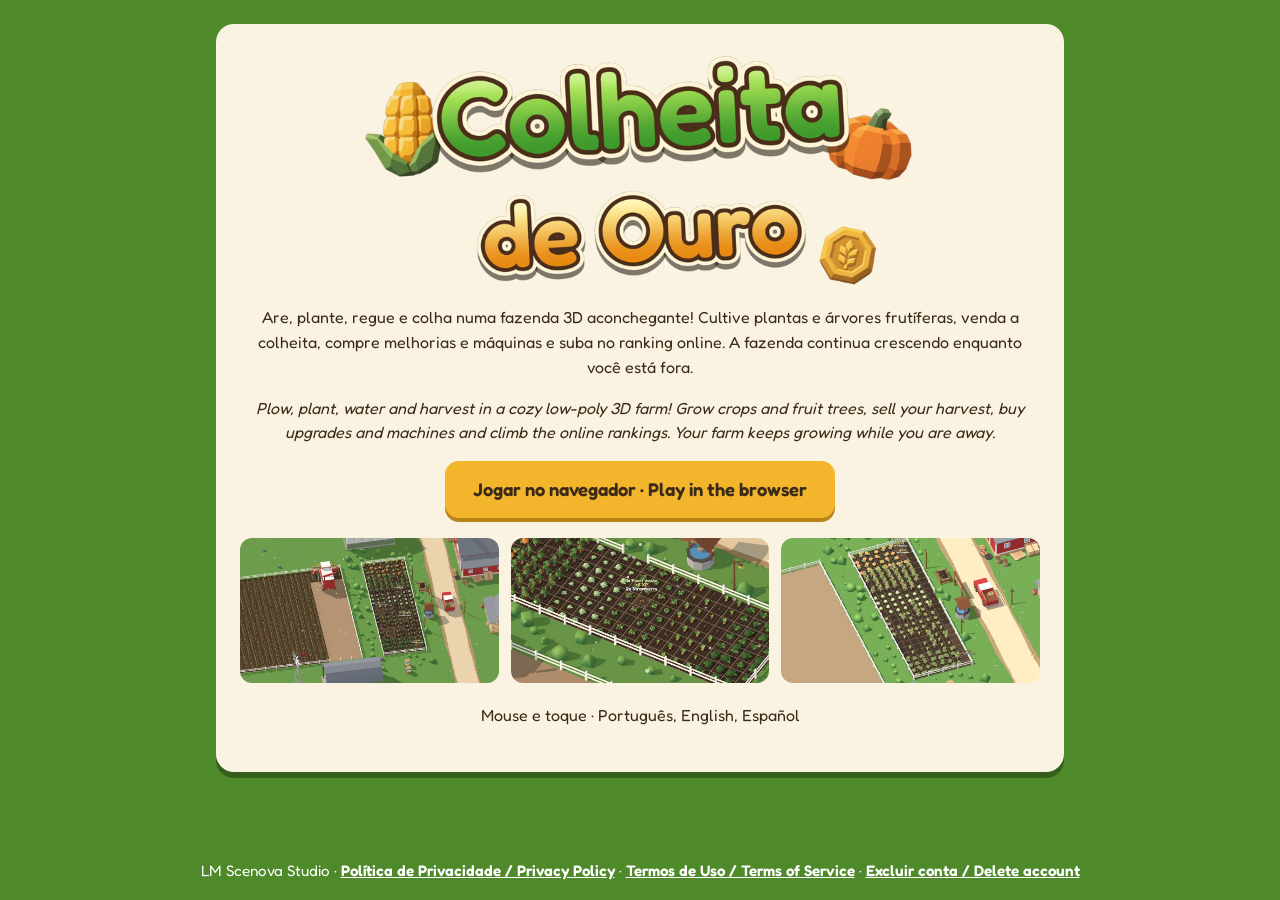
<file: index.html>
<!doctype html>
<html lang="pt-BR">
<head>
	<meta charset="utf-8">
	<meta name="viewport" content="width=device-width, initial-scale=1">
	<title>Colheita de Ouro</title>
	<meta name="description" content="Colheita de Ouro: jogo de fazenda 3D aconchegante. Are, plante, regue e colha. Cozy 3D farming game.">
	<link rel="icon" href="img/icone.png">
	<link rel="preconnect" href="https://fonts.googleapis.com">
	<link href="https://fonts.googleapis.com/css2?family=Fredoka:wght@400;600&display=swap" rel="stylesheet">
	<link rel="stylesheet" href="estilo.css">
</head>
<body>
<main>
	<div class="cartao centro">
		<img class="logo" src="img/logo.png" alt="Colheita de Ouro">
		<p>Are, plante, regue e colha numa fazenda 3D aconchegante! Cultive plantas e árvores frutíferas, venda a colheita, compre melhorias e máquinas e suba no ranking online. A fazenda continua crescendo enquanto você está fora.</p>
		<p><em>Plow, plant, water and harvest in a cozy low-poly 3D farm! Grow crops and fruit trees, sell your harvest, buy upgrades and machines and climb the online rankings. Your farm keeps growing while you are away.</em></p>
		<p><a class="botao" href="https://lmscenovastudio.itch.io/colheita-de-ouro">Jogar no navegador · Play in the browser</a></p>
		<div class="fotos">
			<img src="img/foto_1.jpg" alt="Fazenda com plantações">
			<img src="img/foto_2.jpg" alt="Plantas crescendo">
			<img src="img/foto_4.jpg" alt="Vista da fazenda">
		</div>
		<p>Mouse e toque · Português, English, Español</p>
	</div>
</main>
<footer>
	<p>LM Scenova Studio · <a href="privacidade.html">Política de Privacidade / Privacy Policy</a> · <a href="termos.html">Termos de Uso / Terms of Service</a> · <a href="excluir-conta.html">Excluir conta / Delete account</a></p>
</footer>
</body>
</html>
</file>
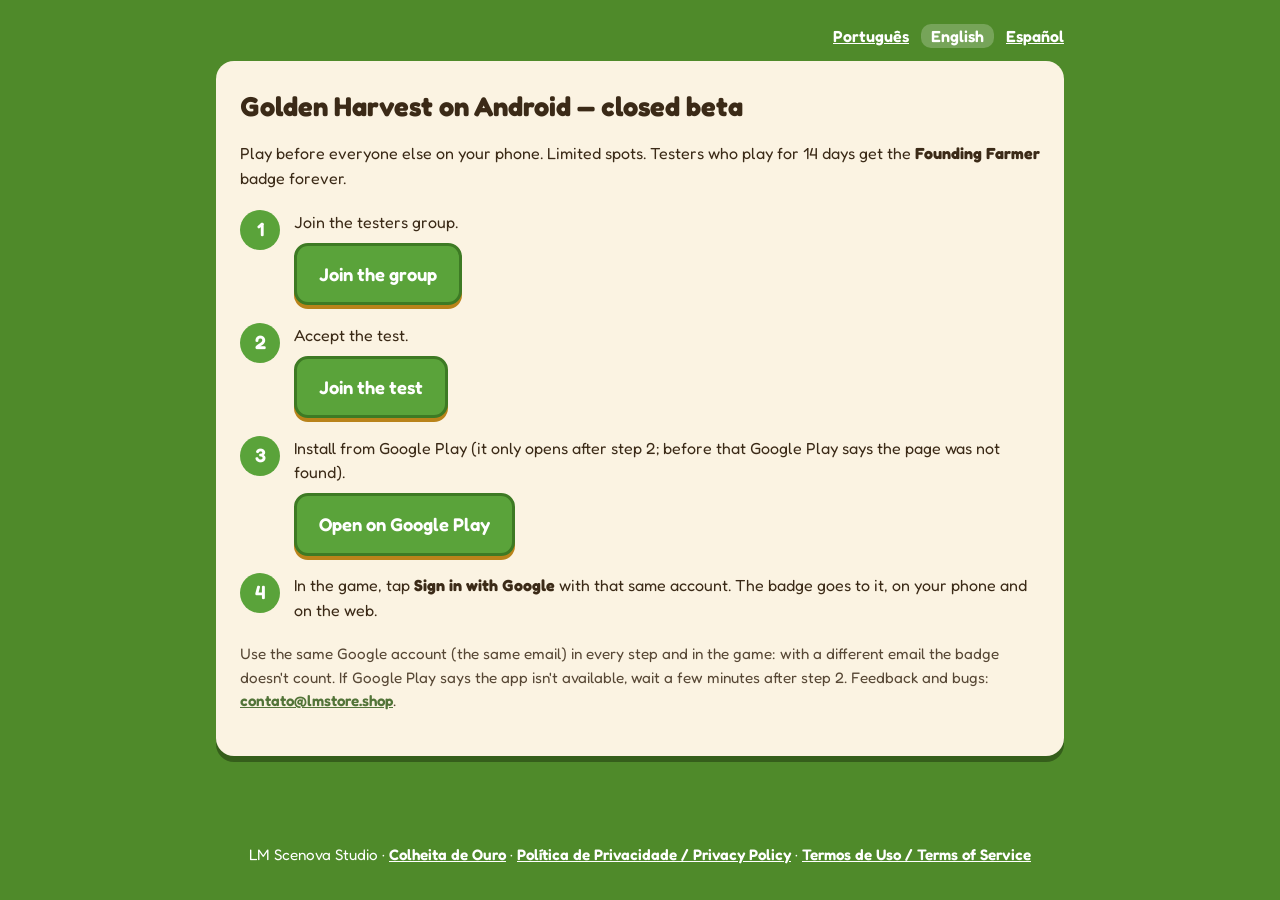
<file: beta.html>
<!doctype html>
<html lang="pt-BR">
<head>
	<meta charset="utf-8">
	<meta name="viewport" content="width=device-width, initial-scale=1">
	<title>Beta no Android · Colheita de Ouro</title>
	<link rel="icon" href="img/icone.png">
	<link rel="preconnect" href="https://fonts.googleapis.com">
	<link href="https://fonts.googleapis.com/css2?family=Fredoka:wght@400;600&display=swap" rel="stylesheet">
	<link rel="stylesheet" href="estilo.css">
	<style>
		.passos { list-style: none; padding: 0; margin: 1.2em 0; counter-reset: passo; }
		.passos li { counter-increment: passo; display: flex; gap: 14px; align-items: flex-start; margin: 0 0 1.1em; }
		.passos li::before { content: counter(passo); flex: none; width: 40px; height: 40px; border-radius: 50%; background: #5aa33a; color: #fff; font-weight: 600; display: flex; align-items: center; justify-content: center; font-size: 1.2em; }
		.botao { display: inline-block; margin-top: 8px; padding: 14px 22px; min-height: 48px; border-radius: 14px; background: #5aa33a; border: 3px solid #3d7a24; color: #fff !important; font-weight: 600; text-decoration: none; }
		.botao:hover { background: #6db33f; }
		.dica { font-size: .95em; opacity: .85; }
		/* Um idioma por vez: só o cartão "ativo" aparece (sem JavaScript fica o português). */
		.cartao[lang] { display: none; }
		.cartao[lang].ativo { display: block; }
		.idiomas a.atual { text-decoration: none; background: rgba(255, 255, 255, .22); border-radius: 10px; padding: 2px 10px; }
	</style>
</head>
<body>
<main>
	<div class="idiomas"><a href="?idioma=pt" data-idioma="pt">Português</a><a href="?idioma=en" data-idioma="en">English</a><a href="?idioma=es" data-idioma="es">Español</a></div>
	<div class="cartao ativo" id="pt" lang="pt-BR" data-titulo="Beta no Android · Colheita de Ouro">
		<h1>Colheita de Ouro no Android — beta fechado</h1>
		<p>Jogue antes de todo mundo no celular. Vagas limitadas. Quem testar por 14 dias ganha o selo <strong>Fazendeiro Fundador</strong> para sempre.</p>
		<ol class="passos">
			<li><div>Entre no grupo de testadores.<br><a class="botao" href="https://groups.google.com/g/colheita-de-ouro-testadores" target="_blank" rel="noopener">Entrar no grupo</a></div></li>
			<li><div>Aceite o teste.<br><a class="botao" href="https://play.google.com/apps/testing/com.colheita.fazenda" target="_blank" rel="noopener">Participar do teste</a></div></li>
			<li><div>Instale pela Play Store (só abre depois do passo 2; antes disso a Play Store diz que a página não existe).<br><a class="botao" href="https://play.google.com/store/apps/details?id=com.colheita.fazenda" target="_blank" rel="noopener">Abrir na Play Store</a></div></li>
			<li><div>No jogo, toque em <strong>Entrar com Google</strong> com essa mesma conta. O selo vai para ela, no celular e no site.</div></li>
		</ol>
		<p class="dica">Use a mesma conta Google (o mesmo e-mail) em todos os passos e no jogo: com outro e-mail o selo não vale. Se a Play Store disser que o app não está disponível, espere alguns minutos depois do passo 2. Opiniões e problemas: <a href="mailto:contato@lmstore.shop">contato@lmstore.shop</a>.</p>
	</div>

	<div class="cartao" id="en" lang="en" data-titulo="Android beta · Golden Harvest">
		<h1>Golden Harvest on Android — closed beta</h1>
		<p>Play before everyone else on your phone. Limited spots. Testers who play for 14 days get the <strong>Founding Farmer</strong> badge forever.</p>
		<ol class="passos">
			<li><div>Join the testers group.<br><a class="botao" href="https://groups.google.com/g/colheita-de-ouro-testadores" target="_blank" rel="noopener">Join the group</a></div></li>
			<li><div>Accept the test.<br><a class="botao" href="https://play.google.com/apps/testing/com.colheita.fazenda" target="_blank" rel="noopener">Join the test</a></div></li>
			<li><div>Install from Google Play (it only opens after step 2; before that Google Play says the page was not found).<br><a class="botao" href="https://play.google.com/store/apps/details?id=com.colheita.fazenda" target="_blank" rel="noopener">Open on Google Play</a></div></li>
			<li><div>In the game, tap <strong>Sign in with Google</strong> with that same account. The badge goes to it, on your phone and on the web.</div></li>
		</ol>
		<p class="dica">Use the same Google account (the same email) in every step and in the game: with a different email the badge doesn't count. If Google Play says the app isn't available, wait a few minutes after step 2. Feedback and bugs: <a href="mailto:contato@lmstore.shop">contato@lmstore.shop</a>.</p>
	</div>

	<div class="cartao" id="es" lang="es" data-titulo="Beta en Android · Colheita de Ouro">
		<h1>Colheita de Ouro en Android — beta cerrada</h1>
		<p>Juega antes que nadie en tu celular. Cupos limitados. Quien pruebe durante 14 días gana la insignia <strong>Granjero Fundador</strong> para siempre.</p>
		<ol class="passos">
			<li><div>Entra al grupo de testers.<br><a class="botao" href="https://groups.google.com/g/colheita-de-ouro-testadores" target="_blank" rel="noopener">Entrar al grupo</a></div></li>
			<li><div>Acepta la prueba.<br><a class="botao" href="https://play.google.com/apps/testing/com.colheita.fazenda" target="_blank" rel="noopener">Participar en la prueba</a></div></li>
			<li><div>Instala desde Google Play (solo abre después del paso 2; antes Google Play dice que la página no existe).<br><a class="botao" href="https://play.google.com/store/apps/details?id=com.colheita.fazenda" target="_blank" rel="noopener">Abrir en Google Play</a></div></li>
			<li><div>En el juego, toca <strong>Entrar con Google</strong> con esa misma cuenta. La insignia va para ella, en el celular y en la web.</div></li>
		</ol>
		<p class="dica">Usa la misma cuenta de Google (el mismo correo) en todos los pasos y en el juego: con otro correo la insignia no vale. Si Google Play dice que la app no está disponible, espera unos minutos después del paso 2. Opiniones y errores: <a href="mailto:contato@lmstore.shop">contato@lmstore.shop</a>.</p>
	</div>
</main>
<script>
	// Idioma: ?idioma=pt|en|es (o jogo manda o dele), depois #en/#es (links antigos), depois o do navegador.
	(function () {
		var pedido = new URLSearchParams(location.search).get("idioma") || location.hash.slice(1) || navigator.language || "pt";
		var idioma = pedido.slice(0, 2).toLowerCase();
		if (idioma !== "en" && idioma !== "es") idioma = "pt";
		document.querySelectorAll(".cartao[lang]").forEach(function (c) {
			var ativo = c.id === idioma;
			c.classList.toggle("ativo", ativo);
			if (ativo) {
				document.documentElement.lang = c.lang;
				document.title = c.dataset.titulo;
			}
		});
		document.querySelectorAll(".idiomas a").forEach(function (a) {
			a.classList.toggle("atual", a.dataset.idioma === idioma);
		});
	})();
</script>
<footer><p>LM Scenova Studio · <a href="index.html">Colheita de Ouro</a> · <a href="privacidade.html">Política de Privacidade / Privacy Policy</a> · <a href="termos.html">Termos de Uso / Terms of Service</a></p></footer>
</body>
</html>
</file>
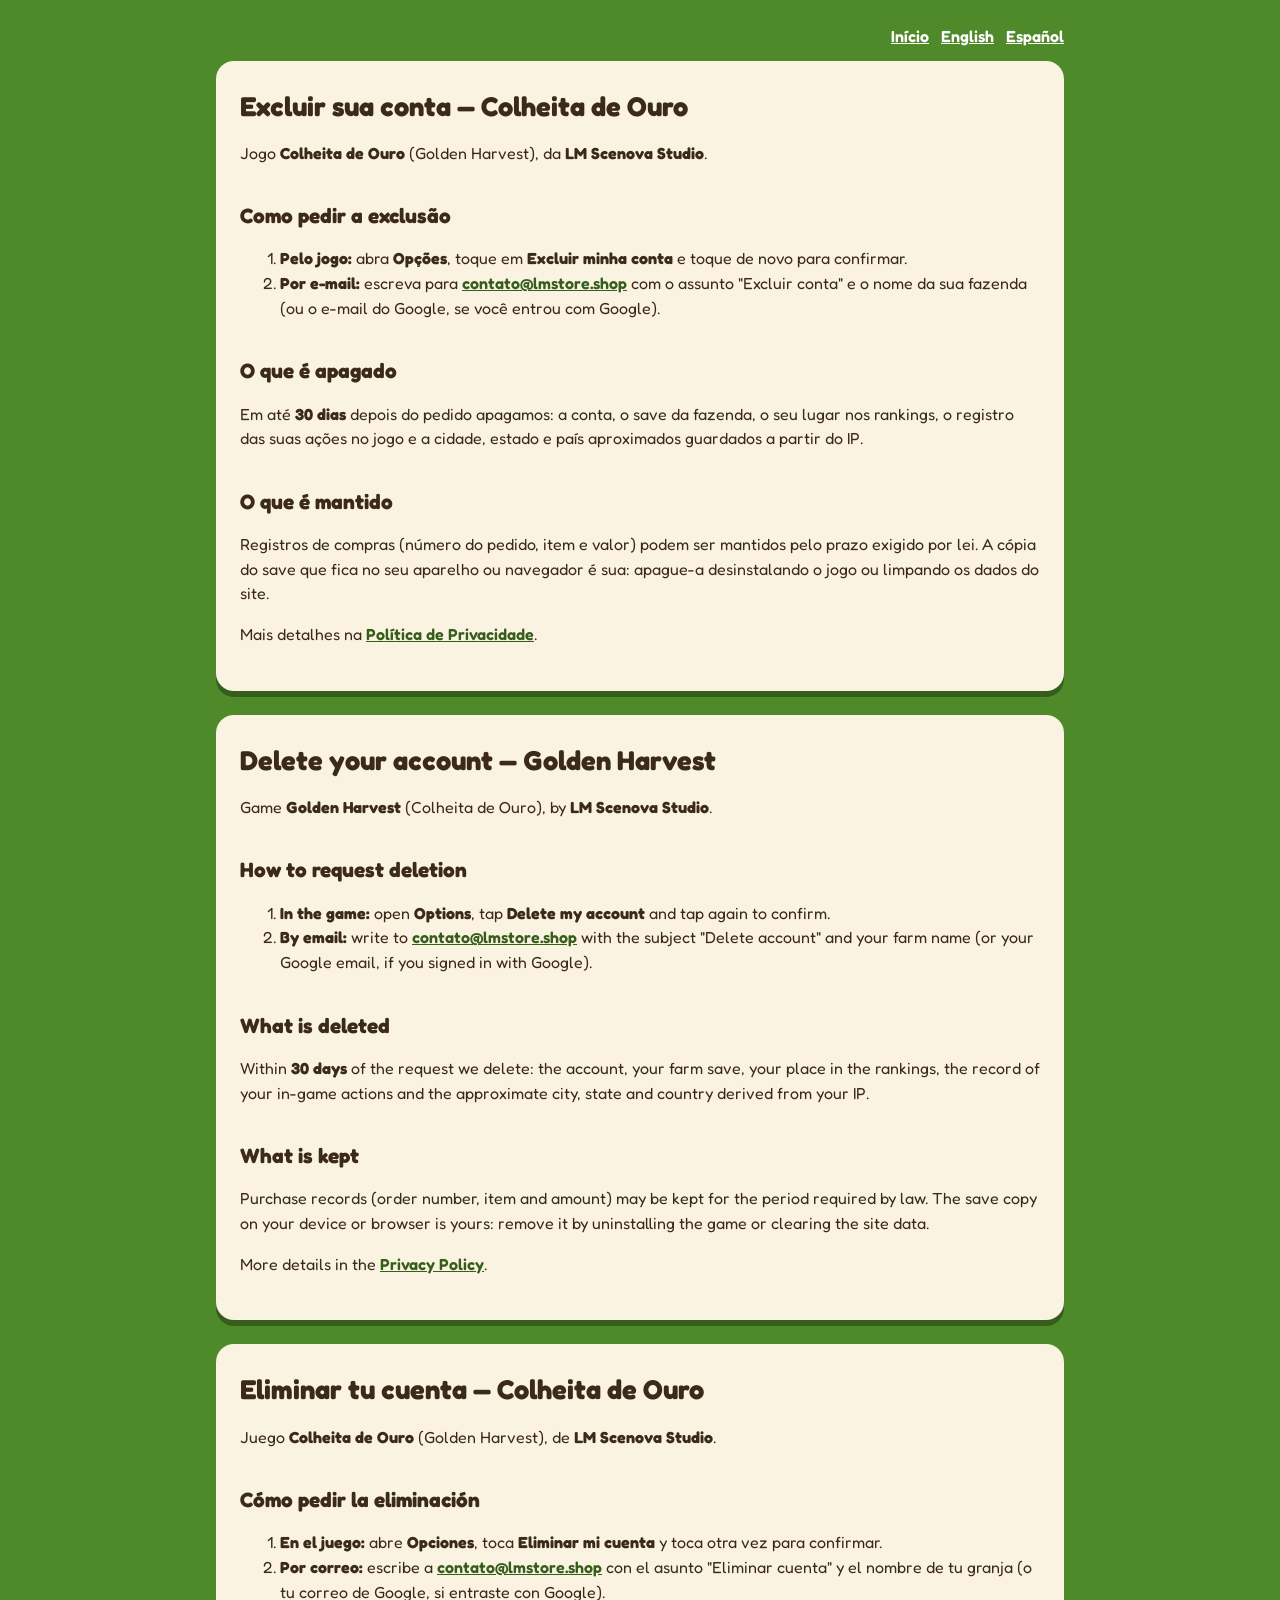
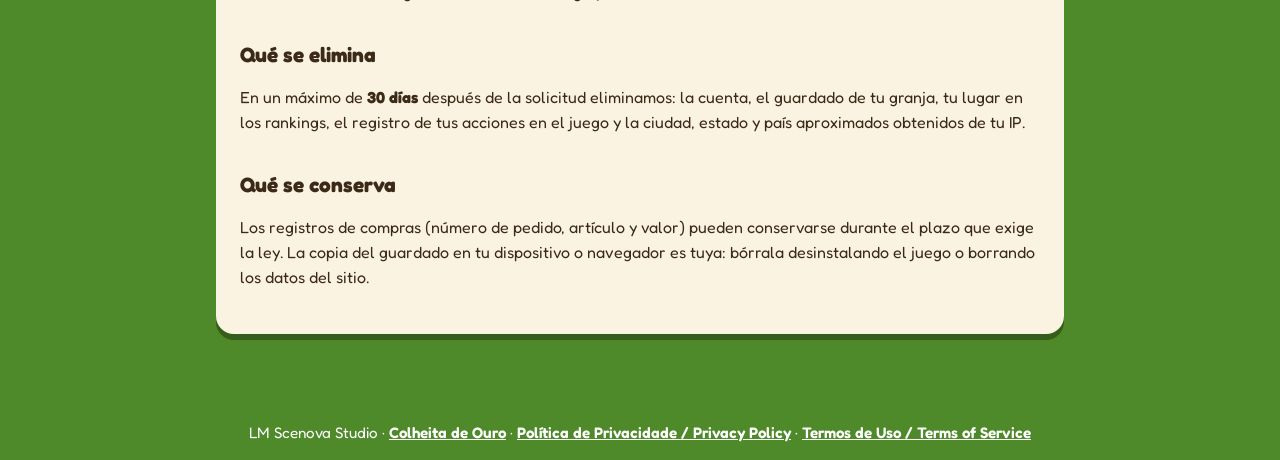
<file: excluir-conta.html>
<!doctype html>
<html lang="pt-BR">
<head>
	<meta charset="utf-8">
	<meta name="viewport" content="width=device-width, initial-scale=1">
	<title>Excluir conta · Colheita de Ouro</title>
	<link rel="icon" href="img/icone.png">
	<link rel="preconnect" href="https://fonts.googleapis.com">
	<link href="https://fonts.googleapis.com/css2?family=Fredoka:wght@400;600&display=swap" rel="stylesheet">
	<link rel="stylesheet" href="estilo.css">
</head>
<body>
<main>
	<div class="idiomas"><a href="index.html">Início</a><a href="#en">English</a><a href="#es">Español</a></div>
	<div class="cartao">
		<h1>Excluir sua conta — Colheita de Ouro</h1>
		<p>Jogo <strong>Colheita de Ouro</strong> (Golden Harvest), da <strong>LM Scenova Studio</strong>.</p>

		<h2>Como pedir a exclusão</h2>
		<ol>
			<li><strong>Pelo jogo:</strong> abra <strong>Opções</strong>, toque em <strong>Excluir minha conta</strong> e toque de novo para confirmar.</li>
			<li><strong>Por e-mail:</strong> escreva para <a href="mailto:contato@lmstore.shop?subject=Excluir%20conta%20-%20Colheita%20de%20Ouro">contato@lmstore.shop</a> com o assunto "Excluir conta" e o nome da sua fazenda (ou o e-mail do Google, se você entrou com Google).</li>
		</ol>

		<h2>O que é apagado</h2>
		<p>Em até <strong>30 dias</strong> depois do pedido apagamos: a conta, o save da fazenda, o seu lugar nos rankings, o registro das suas ações no jogo e a cidade, estado e país aproximados guardados a partir do IP.</p>

		<h2>O que é mantido</h2>
		<p>Registros de compras (número do pedido, item e valor) podem ser mantidos pelo prazo exigido por lei. A cópia do save que fica no seu aparelho ou navegador é sua: apague-a desinstalando o jogo ou limpando os dados do site.</p>
		<p>Mais detalhes na <a href="privacidade.html">Política de Privacidade</a>.</p>
	</div>

	<div class="cartao" id="en">
		<h1>Delete your account — Golden Harvest</h1>
		<p>Game <strong>Golden Harvest</strong> (Colheita de Ouro), by <strong>LM Scenova Studio</strong>.</p>

		<h2>How to request deletion</h2>
		<ol>
			<li><strong>In the game:</strong> open <strong>Options</strong>, tap <strong>Delete my account</strong> and tap again to confirm.</li>
			<li><strong>By email:</strong> write to <a href="mailto:contato@lmstore.shop?subject=Delete%20account%20-%20Golden%20Harvest">contato@lmstore.shop</a> with the subject "Delete account" and your farm name (or your Google email, if you signed in with Google).</li>
		</ol>

		<h2>What is deleted</h2>
		<p>Within <strong>30 days</strong> of the request we delete: the account, your farm save, your place in the rankings, the record of your in-game actions and the approximate city, state and country derived from your IP.</p>

		<h2>What is kept</h2>
		<p>Purchase records (order number, item and amount) may be kept for the period required by law. The save copy on your device or browser is yours: remove it by uninstalling the game or clearing the site data.</p>
		<p>More details in the <a href="privacidade.html#en">Privacy Policy</a>.</p>
	</div>

	<div class="cartao" id="es">
		<h1>Eliminar tu cuenta — Colheita de Ouro</h1>
		<p>Juego <strong>Colheita de Ouro</strong> (Golden Harvest), de <strong>LM Scenova Studio</strong>.</p>

		<h2>Cómo pedir la eliminación</h2>
		<ol>
			<li><strong>En el juego:</strong> abre <strong>Opciones</strong>, toca <strong>Eliminar mi cuenta</strong> y toca otra vez para confirmar.</li>
			<li><strong>Por correo:</strong> escribe a <a href="mailto:contato@lmstore.shop?subject=Eliminar%20cuenta%20-%20Colheita%20de%20Ouro">contato@lmstore.shop</a> con el asunto "Eliminar cuenta" y el nombre de tu granja (o tu correo de Google, si entraste con Google).</li>
		</ol>

		<h2>Qué se elimina</h2>
		<p>En un máximo de <strong>30 días</strong> después de la solicitud eliminamos: la cuenta, el guardado de tu granja, tu lugar en los rankings, el registro de tus acciones en el juego y la ciudad, estado y país aproximados obtenidos de tu IP.</p>

		<h2>Qué se conserva</h2>
		<p>Los registros de compras (número de pedido, artículo y valor) pueden conservarse durante el plazo que exige la ley. La copia del guardado en tu dispositivo o navegador es tuya: bórrala desinstalando el juego o borrando los datos del sitio.</p>
	</div>
</main>
<footer><p>LM Scenova Studio · <a href="index.html">Colheita de Ouro</a> · <a href="privacidade.html">Política de Privacidade / Privacy Policy</a> · <a href="termos.html">Termos de Uso / Terms of Service</a></p></footer>
</body>
</html>
</file>
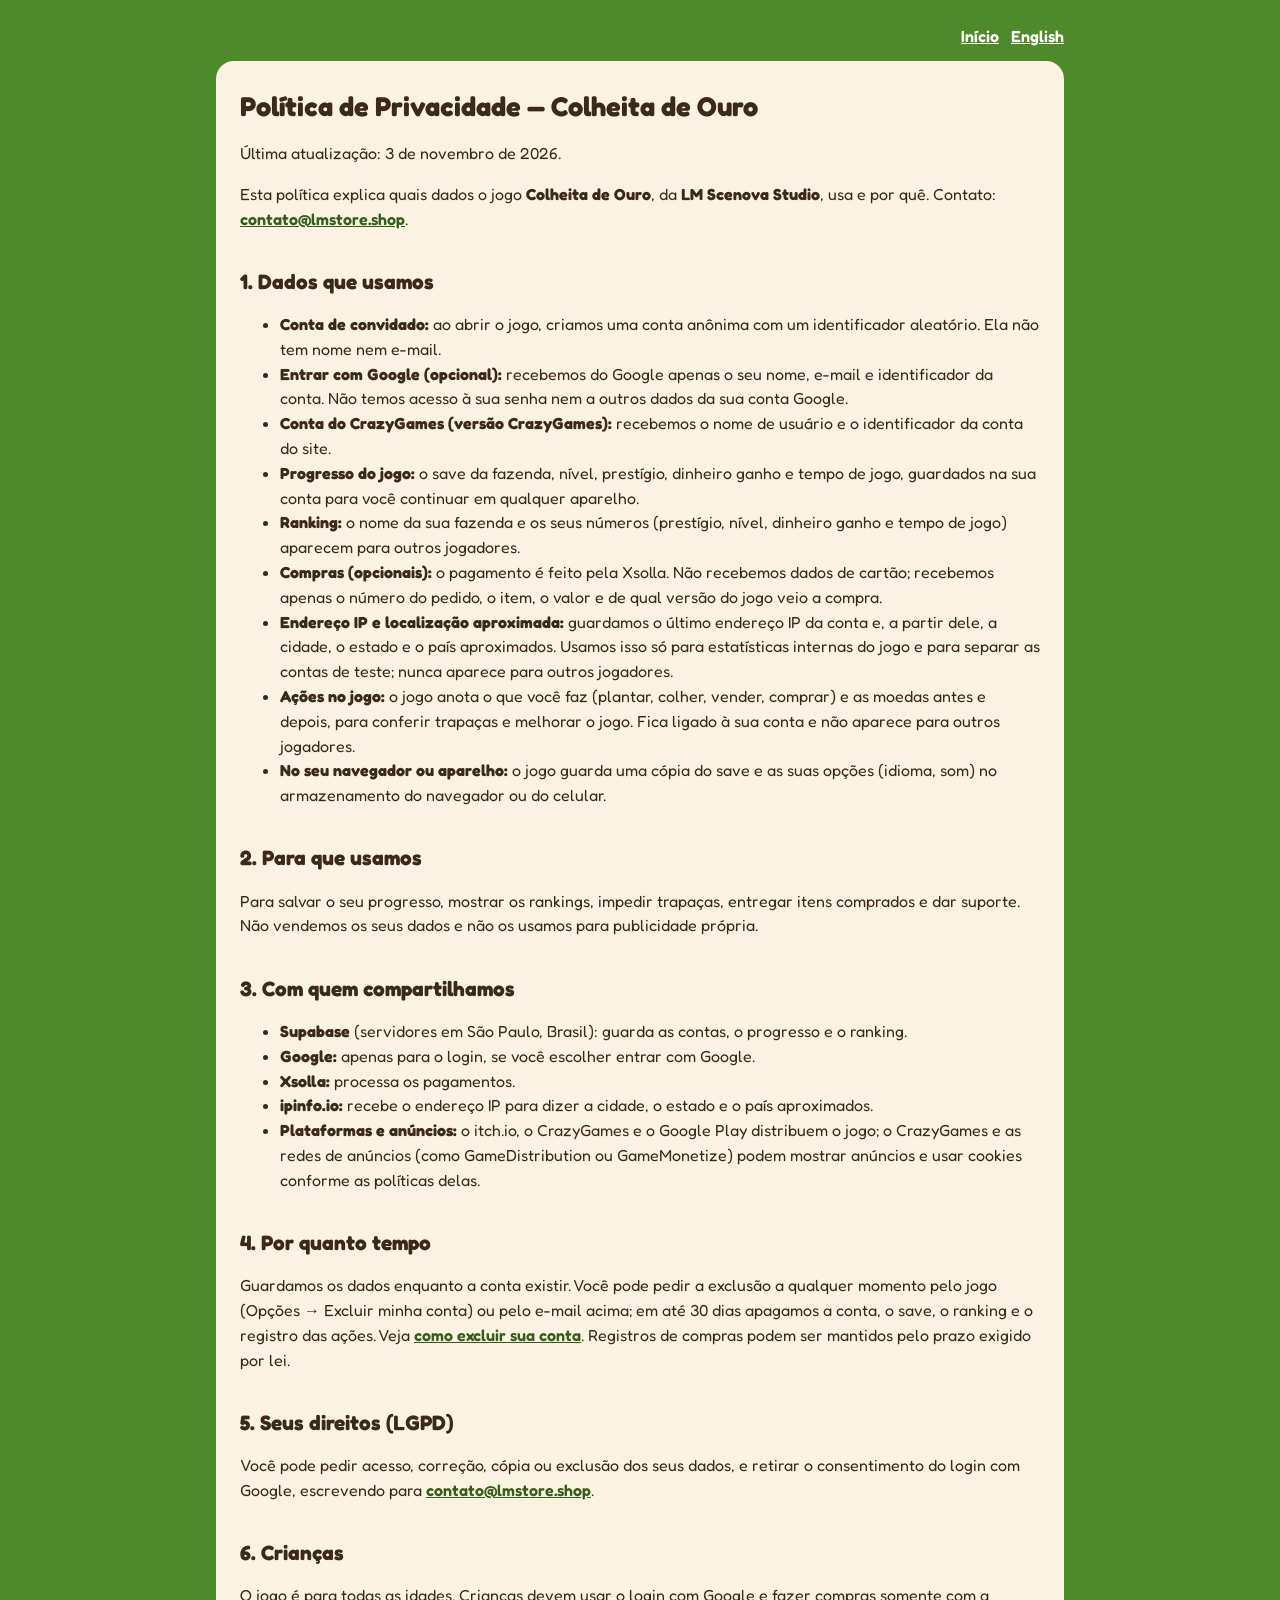
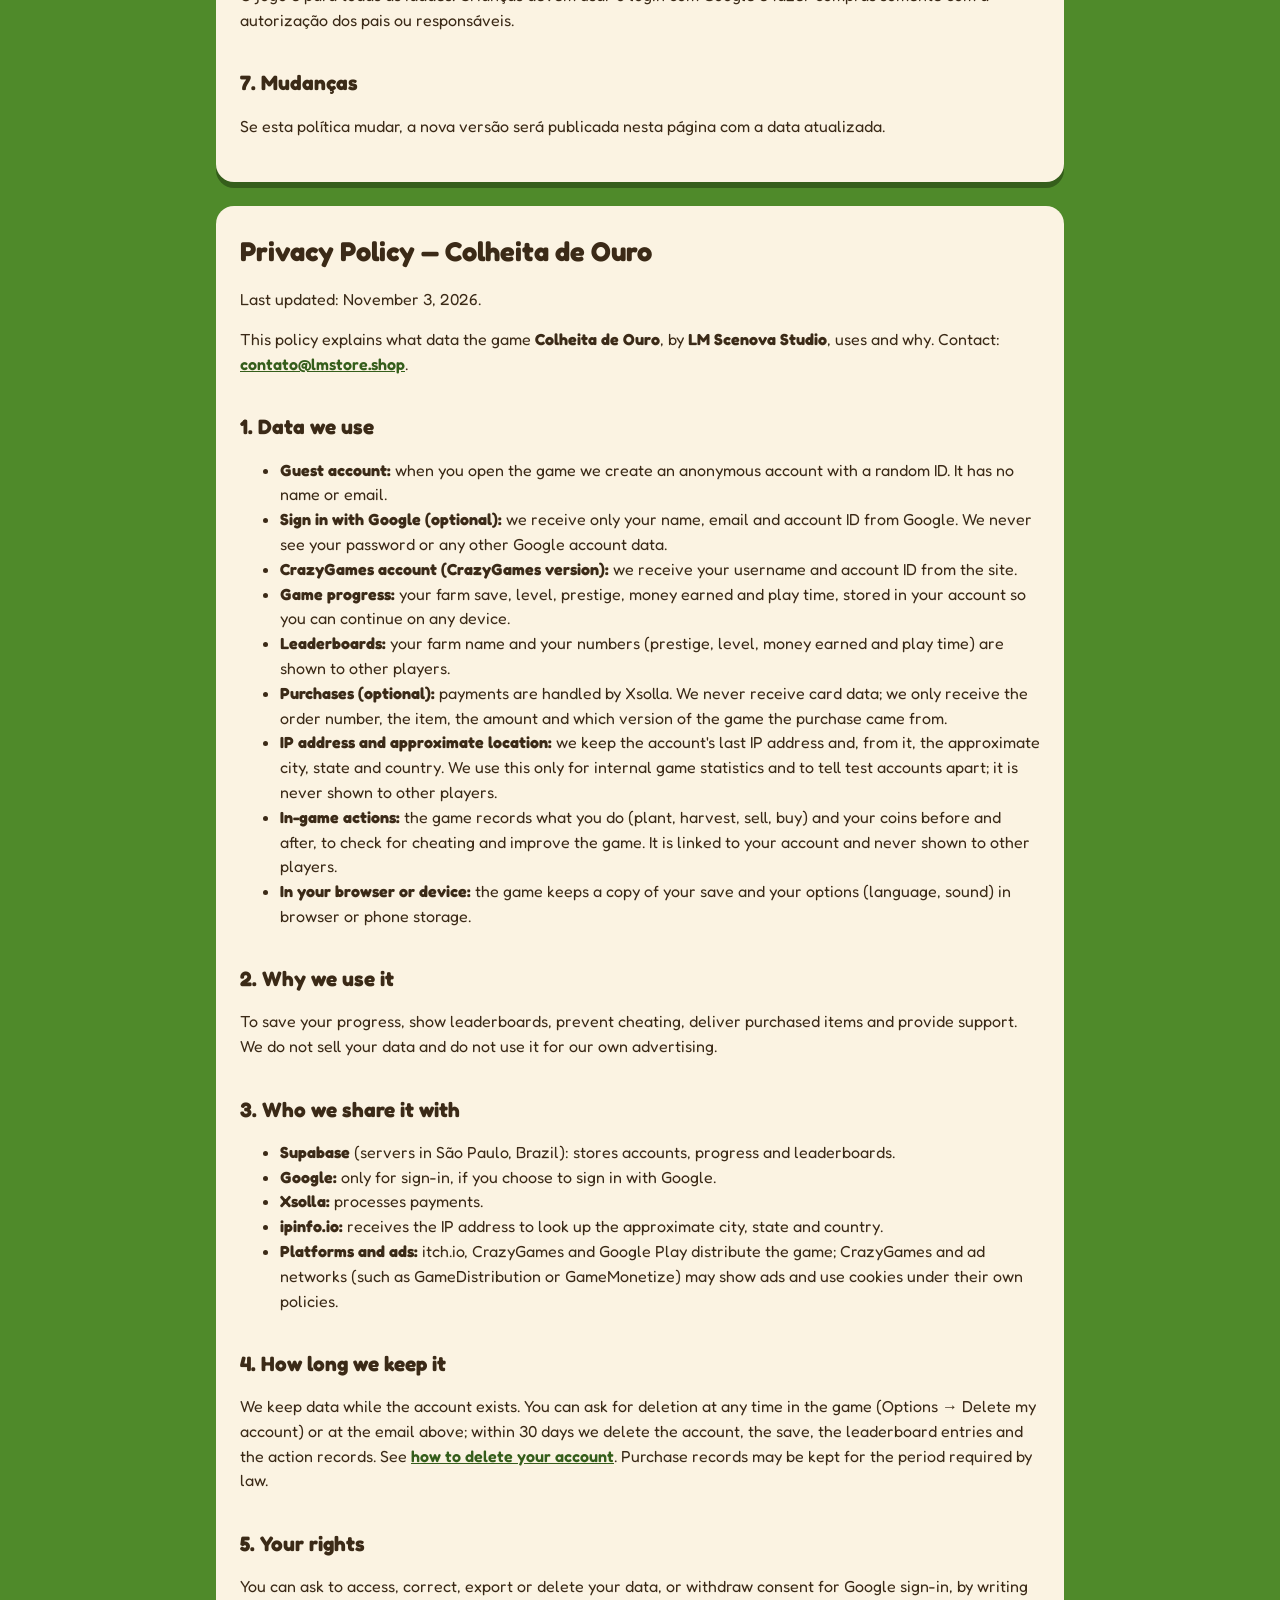
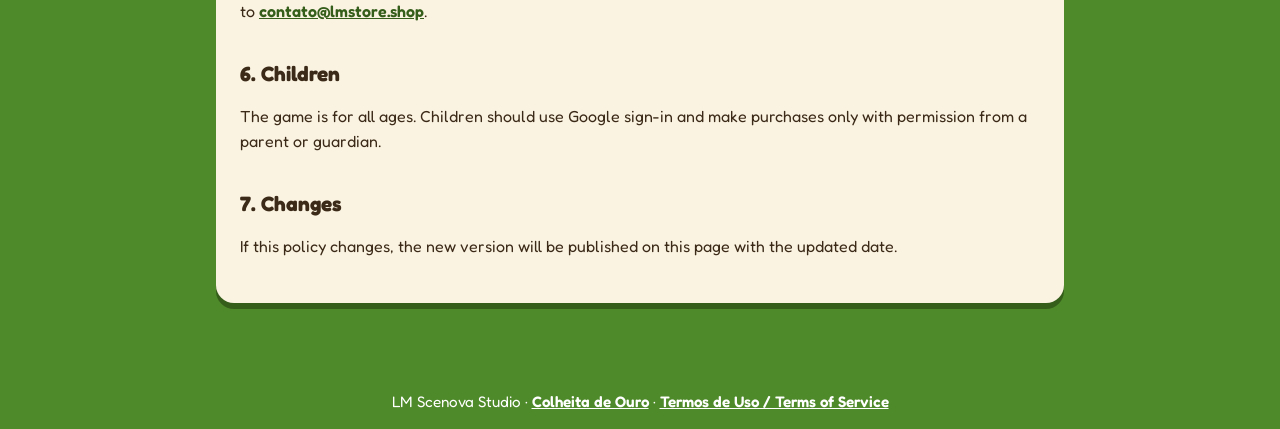
<file: privacidade.html>
<!doctype html>
<html lang="pt-BR">
<head>
	<meta charset="utf-8">
	<meta name="viewport" content="width=device-width, initial-scale=1">
	<title>Política de Privacidade · Colheita de Ouro</title>
	<link rel="icon" href="img/icone.png">
	<link rel="preconnect" href="https://fonts.googleapis.com">
	<link href="https://fonts.googleapis.com/css2?family=Fredoka:wght@400;600&display=swap" rel="stylesheet">
	<link rel="stylesheet" href="estilo.css">
</head>
<body>
<main>
	<div class="idiomas"><a href="index.html">Início</a><a href="#en">English</a></div>
	<div class="cartao">
		<h1>Política de Privacidade — Colheita de Ouro</h1>
		<p>Última atualização: 3 de novembro de 2026.</p>
		<p>Esta política explica quais dados o jogo <strong>Colheita de Ouro</strong>, da <strong>LM Scenova Studio</strong>, usa e por quê. Contato: <a href="mailto:contato@lmstore.shop">contato@lmstore.shop</a>.</p>

		<h2>1. Dados que usamos</h2>
		<ul>
			<li><strong>Conta de convidado:</strong> ao abrir o jogo, criamos uma conta anônima com um identificador aleatório. Ela não tem nome nem e-mail.</li>
			<li><strong>Entrar com Google (opcional):</strong> recebemos do Google apenas o seu nome, e-mail e identificador da conta. Não temos acesso à sua senha nem a outros dados da sua conta Google.</li>
			<li><strong>Conta do CrazyGames (versão CrazyGames):</strong> recebemos o nome de usuário e o identificador da conta do site.</li>
			<li><strong>Progresso do jogo:</strong> o save da fazenda, nível, prestígio, dinheiro ganho e tempo de jogo, guardados na sua conta para você continuar em qualquer aparelho.</li>
			<li><strong>Ranking:</strong> o nome da sua fazenda e os seus números (prestígio, nível, dinheiro ganho e tempo de jogo) aparecem para outros jogadores.</li>
			<li><strong>Compras (opcionais):</strong> o pagamento é feito pela Xsolla. Não recebemos dados de cartão; recebemos apenas o número do pedido, o item, o valor e de qual versão do jogo veio a compra.</li>
			<li><strong>Endereço IP e localização aproximada:</strong> guardamos o último endereço IP da conta e, a partir dele, a cidade, o estado e o país aproximados. Usamos isso só para estatísticas internas do jogo e para separar as contas de teste; nunca aparece para outros jogadores.</li>
			<li><strong>Ações no jogo:</strong> o jogo anota o que você faz (plantar, colher, vender, comprar) e as moedas antes e depois, para conferir trapaças e melhorar o jogo. Fica ligado à sua conta e não aparece para outros jogadores.</li>
			<li><strong>No seu navegador ou aparelho:</strong> o jogo guarda uma cópia do save e as suas opções (idioma, som) no armazenamento do navegador ou do celular.</li>
		</ul>

		<h2>2. Para que usamos</h2>
		<p>Para salvar o seu progresso, mostrar os rankings, impedir trapaças, entregar itens comprados e dar suporte. Não vendemos os seus dados e não os usamos para publicidade própria.</p>

		<h2>3. Com quem compartilhamos</h2>
		<ul>
			<li><strong>Supabase</strong> (servidores em São Paulo, Brasil): guarda as contas, o progresso e o ranking.</li>
			<li><strong>Google:</strong> apenas para o login, se você escolher entrar com Google.</li>
			<li><strong>Xsolla:</strong> processa os pagamentos.</li>
			<li><strong>ipinfo.io:</strong> recebe o endereço IP para dizer a cidade, o estado e o país aproximados.</li>
			<li><strong>Plataformas e anúncios:</strong> o itch.io, o CrazyGames e o Google Play distribuem o jogo; o CrazyGames e as redes de anúncios (como GameDistribution ou GameMonetize) podem mostrar anúncios e usar cookies conforme as políticas delas.</li>
		</ul>

		<h2>4. Por quanto tempo</h2>
		<p>Guardamos os dados enquanto a conta existir. Você pode pedir a exclusão a qualquer momento pelo jogo (Opções → Excluir minha conta) ou pelo e-mail acima; em até 30 dias apagamos a conta, o save, o ranking e o registro das ações. Veja <a href="excluir-conta.html">como excluir sua conta</a>. Registros de compras podem ser mantidos pelo prazo exigido por lei.</p>

		<h2>5. Seus direitos (LGPD)</h2>
		<p>Você pode pedir acesso, correção, cópia ou exclusão dos seus dados, e retirar o consentimento do login com Google, escrevendo para <a href="mailto:contato@lmstore.shop">contato@lmstore.shop</a>.</p>

		<h2>6. Crianças</h2>
		<p>O jogo é para todas as idades. Crianças devem usar o login com Google e fazer compras somente com a autorização dos pais ou responsáveis.</p>

		<h2>7. Mudanças</h2>
		<p>Se esta política mudar, a nova versão será publicada nesta página com a data atualizada.</p>
	</div>

	<div class="cartao" id="en">
		<h1>Privacy Policy — Colheita de Ouro</h1>
		<p>Last updated: November 3, 2026.</p>
		<p>This policy explains what data the game <strong>Colheita de Ouro</strong>, by <strong>LM Scenova Studio</strong>, uses and why. Contact: <a href="mailto:contato@lmstore.shop">contato@lmstore.shop</a>.</p>

		<h2>1. Data we use</h2>
		<ul>
			<li><strong>Guest account:</strong> when you open the game we create an anonymous account with a random ID. It has no name or email.</li>
			<li><strong>Sign in with Google (optional):</strong> we receive only your name, email and account ID from Google. We never see your password or any other Google account data.</li>
			<li><strong>CrazyGames account (CrazyGames version):</strong> we receive your username and account ID from the site.</li>
			<li><strong>Game progress:</strong> your farm save, level, prestige, money earned and play time, stored in your account so you can continue on any device.</li>
			<li><strong>Leaderboards:</strong> your farm name and your numbers (prestige, level, money earned and play time) are shown to other players.</li>
			<li><strong>Purchases (optional):</strong> payments are handled by Xsolla. We never receive card data; we only receive the order number, the item, the amount and which version of the game the purchase came from.</li>
			<li><strong>IP address and approximate location:</strong> we keep the account's last IP address and, from it, the approximate city, state and country. We use this only for internal game statistics and to tell test accounts apart; it is never shown to other players.</li>
			<li><strong>In-game actions:</strong> the game records what you do (plant, harvest, sell, buy) and your coins before and after, to check for cheating and improve the game. It is linked to your account and never shown to other players.</li>
			<li><strong>In your browser or device:</strong> the game keeps a copy of your save and your options (language, sound) in browser or phone storage.</li>
		</ul>

		<h2>2. Why we use it</h2>
		<p>To save your progress, show leaderboards, prevent cheating, deliver purchased items and provide support. We do not sell your data and do not use it for our own advertising.</p>

		<h2>3. Who we share it with</h2>
		<ul>
			<li><strong>Supabase</strong> (servers in São Paulo, Brazil): stores accounts, progress and leaderboards.</li>
			<li><strong>Google:</strong> only for sign-in, if you choose to sign in with Google.</li>
			<li><strong>Xsolla:</strong> processes payments.</li>
			<li><strong>ipinfo.io:</strong> receives the IP address to look up the approximate city, state and country.</li>
			<li><strong>Platforms and ads:</strong> itch.io, CrazyGames and Google Play distribute the game; CrazyGames and ad networks (such as GameDistribution or GameMonetize) may show ads and use cookies under their own policies.</li>
		</ul>

		<h2>4. How long we keep it</h2>
		<p>We keep data while the account exists. You can ask for deletion at any time in the game (Options → Delete my account) or at the email above; within 30 days we delete the account, the save, the leaderboard entries and the action records. See <a href="excluir-conta.html#en">how to delete your account</a>. Purchase records may be kept for the period required by law.</p>

		<h2>5. Your rights</h2>
		<p>You can ask to access, correct, export or delete your data, or withdraw consent for Google sign-in, by writing to <a href="mailto:contato@lmstore.shop">contato@lmstore.shop</a>.</p>

		<h2>6. Children</h2>
		<p>The game is for all ages. Children should use Google sign-in and make purchases only with permission from a parent or guardian.</p>

		<h2>7. Changes</h2>
		<p>If this policy changes, the new version will be published on this page with the updated date.</p>
	</div>
</main>
<footer><p>LM Scenova Studio · <a href="index.html">Colheita de Ouro</a> · <a href="termos.html">Termos de Uso / Terms of Service</a></p></footer>
</body>
</html>
</file>
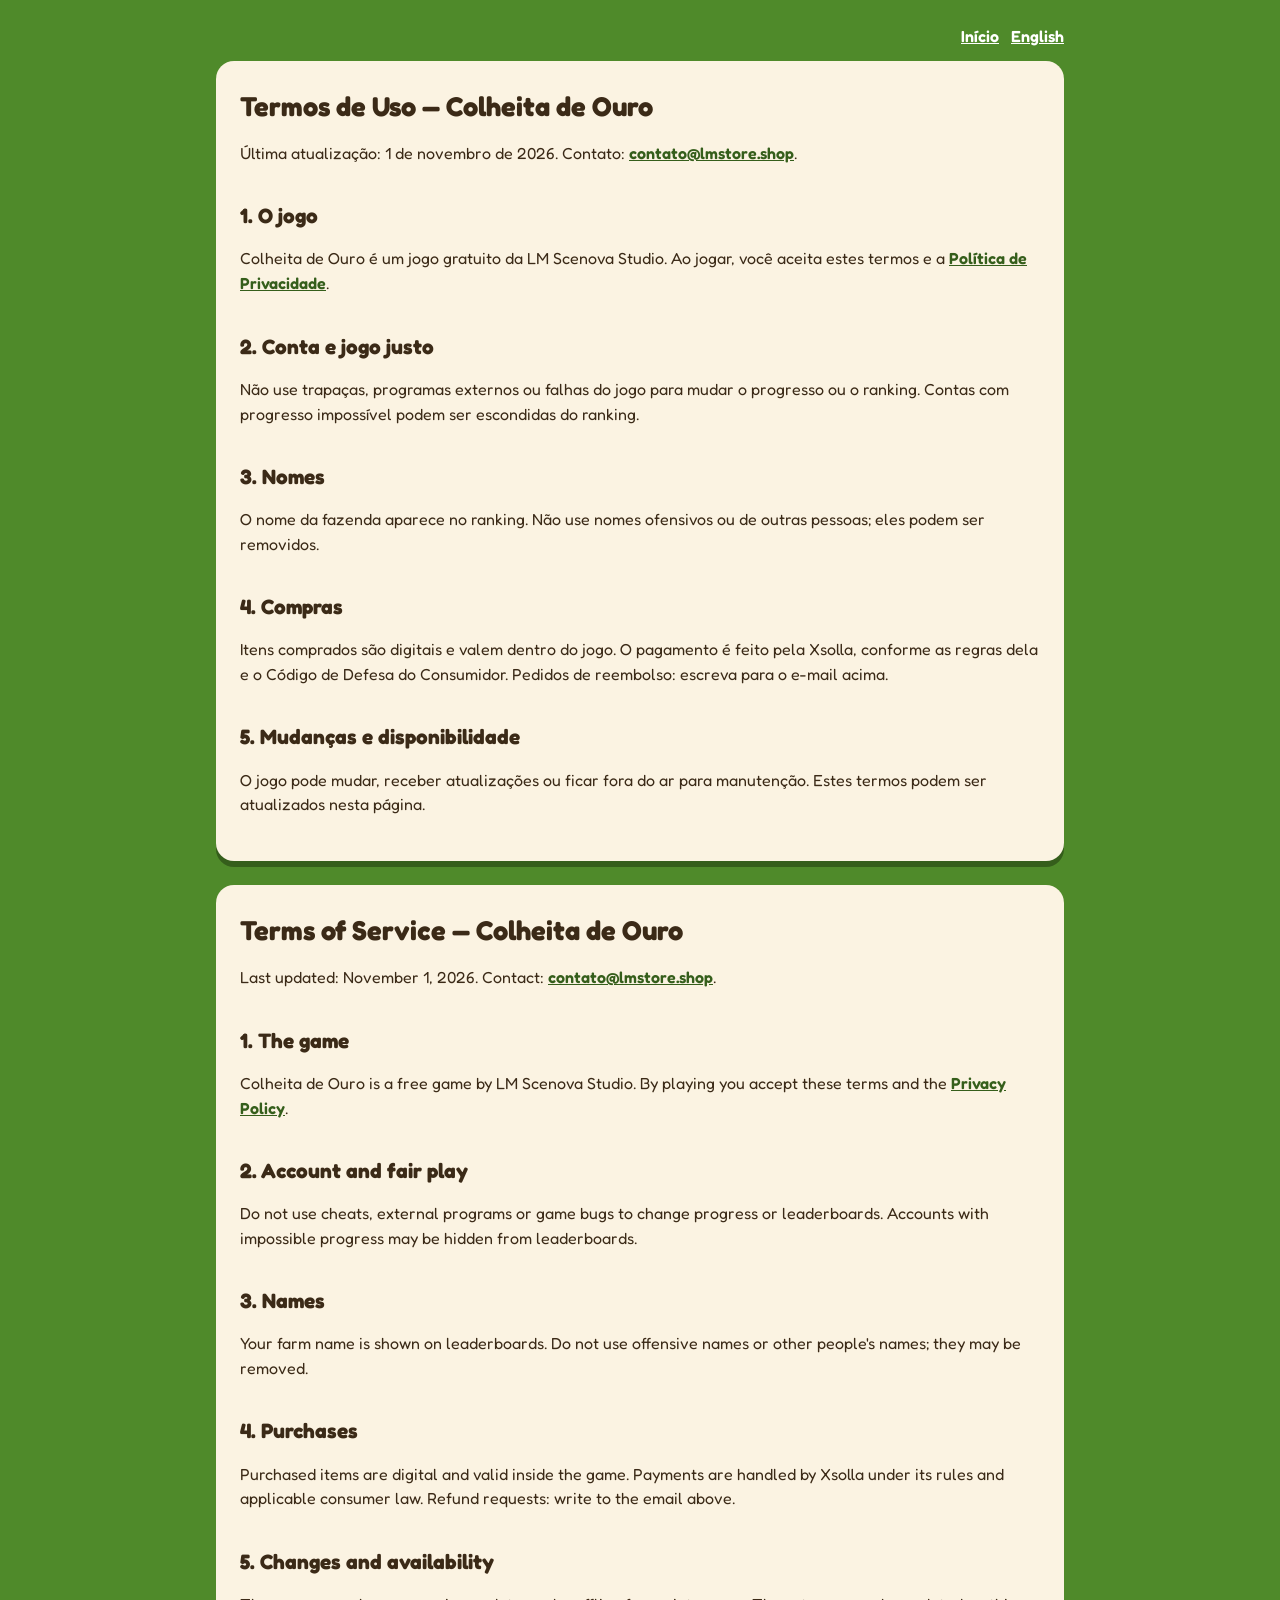
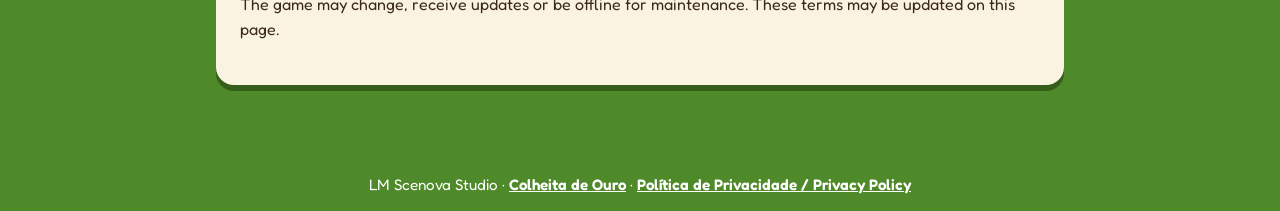
<file: termos.html>
<!doctype html>
<html lang="pt-BR">
<head>
	<meta charset="utf-8">
	<meta name="viewport" content="width=device-width, initial-scale=1">
	<title>Termos de Uso · Colheita de Ouro</title>
	<link rel="icon" href="img/icone.png">
	<link rel="preconnect" href="https://fonts.googleapis.com">
	<link href="https://fonts.googleapis.com/css2?family=Fredoka:wght@400;600&display=swap" rel="stylesheet">
	<link rel="stylesheet" href="estilo.css">
</head>
<body>
<main>
	<div class="idiomas"><a href="index.html">Início</a><a href="#en">English</a></div>
	<div class="cartao">
		<h1>Termos de Uso — Colheita de Ouro</h1>
		<p>Última atualização: 1 de novembro de 2026. Contato: <a href="mailto:contato@lmstore.shop">contato@lmstore.shop</a>.</p>
		<h2>1. O jogo</h2>
		<p>Colheita de Ouro é um jogo gratuito da LM Scenova Studio. Ao jogar, você aceita estes termos e a <a href="privacidade.html">Política de Privacidade</a>.</p>
		<h2>2. Conta e jogo justo</h2>
		<p>Não use trapaças, programas externos ou falhas do jogo para mudar o progresso ou o ranking. Contas com progresso impossível podem ser escondidas do ranking.</p>
		<h2>3. Nomes</h2>
		<p>O nome da fazenda aparece no ranking. Não use nomes ofensivos ou de outras pessoas; eles podem ser removidos.</p>
		<h2>4. Compras</h2>
		<p>Itens comprados são digitais e valem dentro do jogo. O pagamento é feito pela Xsolla, conforme as regras dela e o Código de Defesa do Consumidor. Pedidos de reembolso: escreva para o e-mail acima.</p>
		<h2>5. Mudanças e disponibilidade</h2>
		<p>O jogo pode mudar, receber atualizações ou ficar fora do ar para manutenção. Estes termos podem ser atualizados nesta página.</p>
	</div>
	<div class="cartao" id="en">
		<h1>Terms of Service — Colheita de Ouro</h1>
		<p>Last updated: November 1, 2026. Contact: <a href="mailto:contato@lmstore.shop">contato@lmstore.shop</a>.</p>
		<h2>1. The game</h2>
		<p>Colheita de Ouro is a free game by LM Scenova Studio. By playing you accept these terms and the <a href="privacidade.html#en">Privacy Policy</a>.</p>
		<h2>2. Account and fair play</h2>
		<p>Do not use cheats, external programs or game bugs to change progress or leaderboards. Accounts with impossible progress may be hidden from leaderboards.</p>
		<h2>3. Names</h2>
		<p>Your farm name is shown on leaderboards. Do not use offensive names or other people's names; they may be removed.</p>
		<h2>4. Purchases</h2>
		<p>Purchased items are digital and valid inside the game. Payments are handled by Xsolla under its rules and applicable consumer law. Refund requests: write to the email above.</p>
		<h2>5. Changes and availability</h2>
		<p>The game may change, receive updates or be offline for maintenance. These terms may be updated on this page.</p>
	</div>
</main>
<footer><p>LM Scenova Studio · <a href="index.html">Colheita de Ouro</a> · <a href="privacidade.html">Política de Privacidade / Privacy Policy</a></p></footer>
</body>
</html>
</file>
<file: estilo.css>
:root {
	--verde: #4f8a2a;
	--verde-escuro: #355e1b;
	--creme: #fbf3e2;
	--texto: #3b2a17;
	--dourado: #f2b52c;
}

* { box-sizing: border-box; }

body {
	margin: 0;
	font-family: "Fredoka", "Segoe UI", Arial, sans-serif;
	background: var(--verde);
	color: var(--texto);
	line-height: 1.55;
}

main {
	max-width: 880px;
	margin: 0 auto;
	padding: 24px 16px 48px;
}

.cartao {
	background: var(--creme);
	border-radius: 18px;
	padding: 28px 24px;
	box-shadow: 0 6px 0 var(--verde-escuro);
	margin-bottom: 24px;
}

.logo { display: block; width: 100%; max-width: 560px; margin: 0 auto 8px; }

h1, h2, h3 { line-height: 1.25; }
h1 { font-size: 1.7rem; margin-top: 0; }
h2 { font-size: 1.3rem; margin-top: 1.8em; }

a { color: var(--verde-escuro); font-weight: 600; }

.botao {
	display: inline-block;
	background: var(--dourado);
	color: var(--texto);
	text-decoration: none;
	padding: 14px 28px;
	border-radius: 14px;
	font-size: 1.15rem;
	box-shadow: 0 4px 0 #b9831a;
}

.centro { text-align: center; }

.fotos {
	display: grid;
	grid-template-columns: repeat(auto-fit, minmax(220px, 1fr));
	gap: 12px;
	margin: 20px 0;
}
.fotos img { width: 100%; border-radius: 12px; display: block; }

.idiomas { text-align: right; margin-bottom: 12px; }
.idiomas a { color: #fff; margin-left: 12px; }

footer { text-align: center; color: #fff; font-size: 0.95rem; }
footer a { color: #fff; }
</file>
